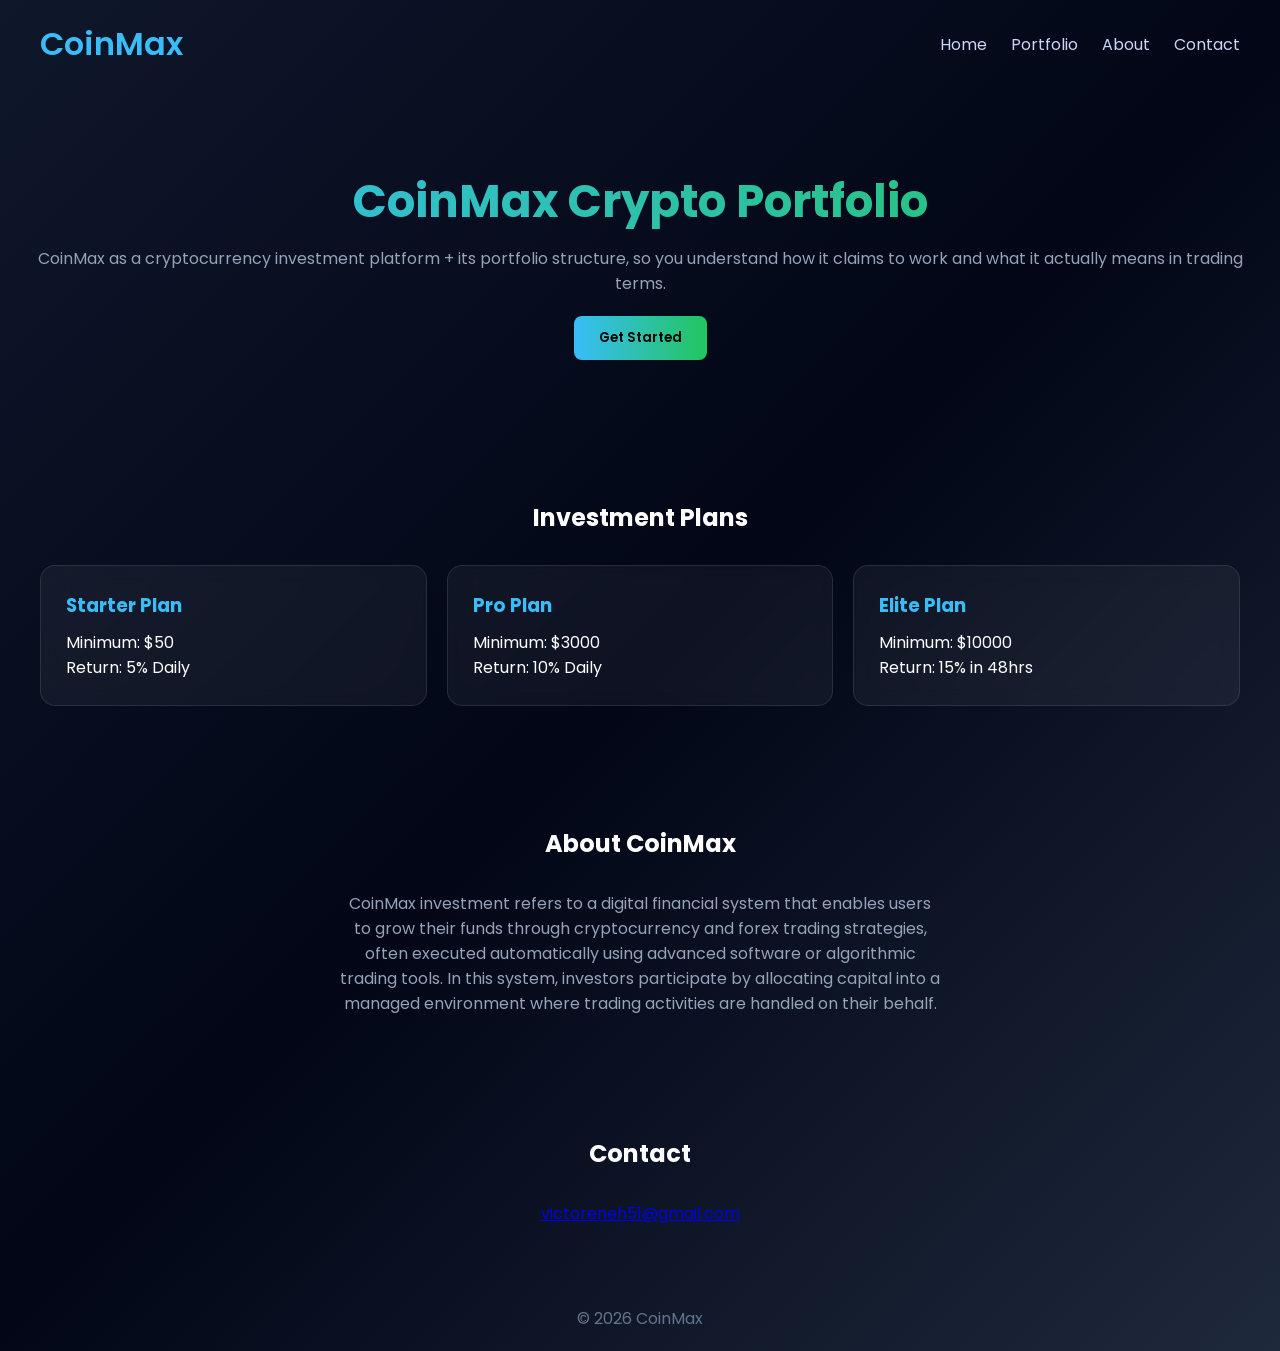
<file: index.html>
<!DOCTYPE html>
<html lang="en">
<head>
<meta charset="UTF-8">
<meta name="viewport" content="width=device-width, initial-scale=1.0">
<link rel="stylesheet" href="style.css">
<title>CoinMax Portfolio</title>
<link href="https://fonts.googleapis.com/css2?family=Poppins:wght@300;400;600&display=swap" rel="stylesheet">

</head>
<body>

<header>
<h1>CoinMax</h1>
<nav>
<a href="#">Home</a>
<a href="#portfolio">Portfolio</a>
<a href="#about">About</a>
<a href="#contact">Contact</a>
</nav>
</header>

<section class="hero">
<h2>CoinMax Crypto Portfolio</h2>
<p>CoinMax as a cryptocurrency investment platform +
   its portfolio structure, so you understand how it claims to work and what it 
   actually means in trading terms.</p>
   <a href="sign in.html">
<button class="btn" >Get Started</button></a>
</section>

<section id="portfolio" class="section">
<h2>Investment Plans</h2>
<div class="cards">
<div class="card">
<h3>Starter Plan</h3>
<p>Minimum: $50</p>
<p>Return: 5% Daily</p>
</div>
<div class="card">
<h3>Pro Plan</h3>
<p>Minimum: $3000</p>
<p>Return: 10% Daily</p>
</div>
<div class="card">
<h3>Elite Plan</h3>
<p>Minimum: $10000</p>
<p>Return: 15% in 48hrs</p>
</div>
</div>
</section>

<section id="about" class="section">
<h2>About CoinMax</h2>
<p style="text-align:center;max-width:600px;margin:auto;color:#94a3b8;">
CoinMax investment refers to a digital financial system that enables users to grow their funds through cryptocurrency and forex trading strategies, often executed automatically using advanced software or algorithmic trading tools.

In this system, investors participate by allocating capital into a managed environment where trading activities are handled on their behalf.
</p>
</section>

<section id="contact" class="section">
<h2>Contact</h2>
<p style="text-align:center;color:#94a3b8;"><a href="mailto:victoreneh51@gmail.com">victoreneh51@gmail.com</a></p>
</section>

<footer>
<p>© 2026 CoinMax </p>
</footer>

</body>
</html>
</file>
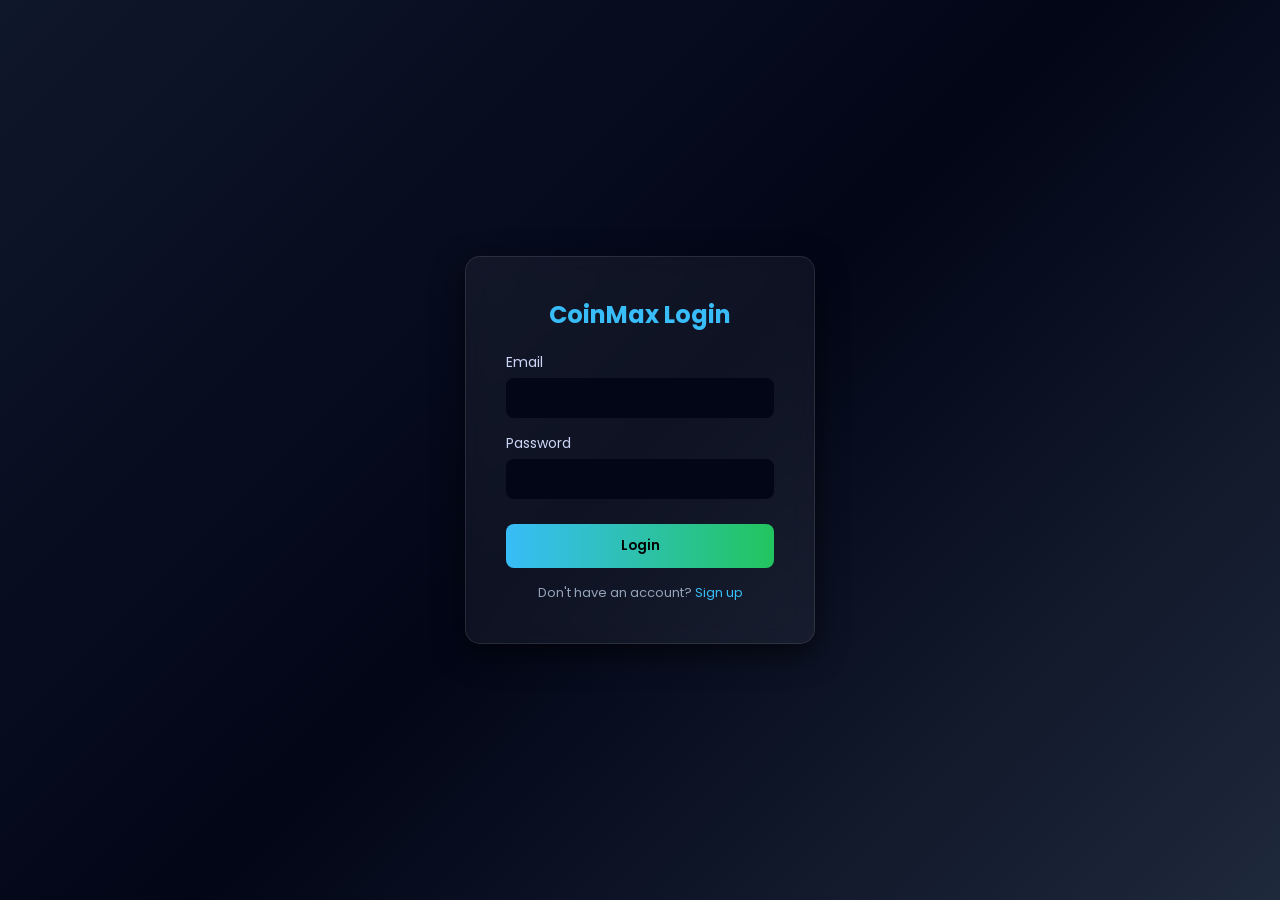
<file: login.html>
<!DOCTYPE html>
<html lang="en">
<head>
<meta charset="UTF-8">
<meta name="viewport" content="width=device-width, initial-scale=1.0">
<title>CoinMax Login</title>

<link href="https://fonts.googleapis.com/css2?family=Poppins:wght@300;400;600&display=swap" rel="stylesheet">

<style>
*{
  margin:0;
  padding:0;
  box-sizing:border-box;
  font-family:'Poppins', sans-serif;
}

body{
  height:100vh;
  display:flex;
  justify-content:center;
  align-items:center;
  background: linear-gradient(135deg,#0f172a,#020617,#1e293b);
  color:#fff;
}

.container{
  background: rgba(255,255,255,0.05);
  backdrop-filter: blur(12px);
  padding:40px;
  border-radius:15px;
  width:350px;
  box-shadow:0 10px 30px rgba(0,0,0,0.6);
  border:1px solid rgba(255,255,255,0.1);
}

.container h2{
  text-align:center;
  margin-bottom:20px;
  color:#38bdf8;
}

.input-group{
  margin-bottom:15px;
}

.input-group label{
  display:block;
  margin-bottom:5px;
  font-size:14px;
  color:#cbd5f5;
}

.input-group input{
  width:100%;
  padding:10px;
  border:none;
  border-radius:8px;
  outline:none;
  background:#020617;
  color:#fff;
}

.input-group input:focus{
  border:1px solid #38bdf8;
}

.btn{
  width:100%;
  padding:12px;
  border:none;
  border-radius:8px;
  background:linear-gradient(90deg,#38bdf8,#22c55e);
  color:#000;
  font-weight:600;
  cursor:pointer;
  margin-top:10px;
}

.btn:hover{
  opacity:0.9;
}

.footer{
  text-align:center;
  margin-top:15px;
  font-size:13px;
  color:#94a3b8;
}

.footer a{
  color:#38bdf8;
  text-decoration:none;
}
</style>
</head>

<body>

<div class="container">
  <h2>CoinMax Login</h2>

  <form onsubmit="login(event)">
    
    <div class="input-group">
      <label>Email</label>
      <input type="email" id="email" required>
    </div>

    <div class="input-group">
      <label>Password</label>
      <input type="password" id="password" required>
    </div>

    <button class="btn" type="submit">Login</button>

  </form>

  <div class="footer">
    Don't have an account? <a href="#">Sign up</a>
  </div>
</div>

<script>
function login(e){
  e.preventDefault();

  const email = document.getElementById('email').value;
  const password = document.getElementById('password').value;

  if(email && password){
    alert("Login successful (demo)");
  } else {
    alert("Please fill all fields");
  }
}
</script>

</body>
</html>
</file>
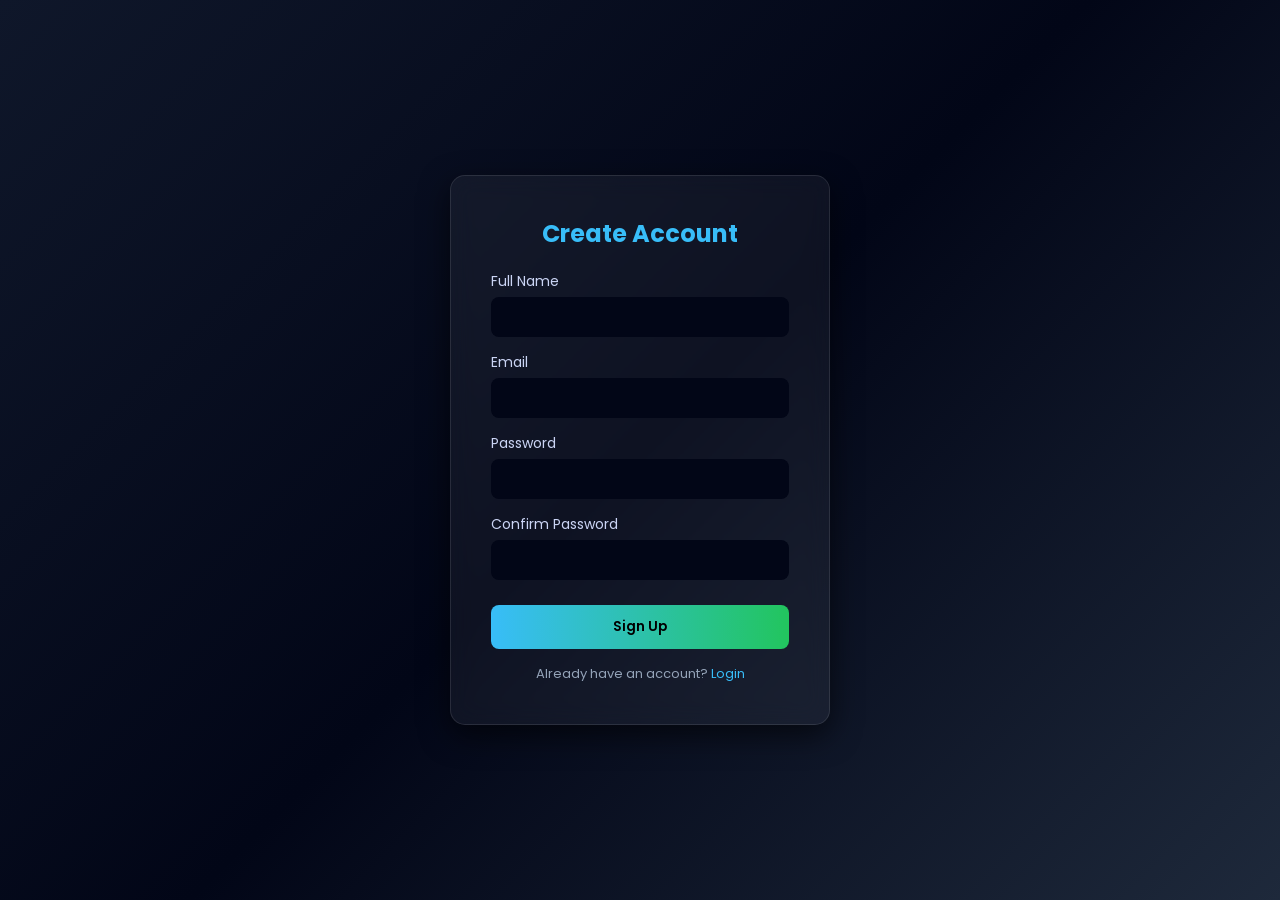
<file: sign in.html>
<!DOCTYPE html>
<html lang="en">
<head>
<meta charset="UTF-8">
<meta name="viewport" content="width=device-width, initial-scale=1.0">
<title>CoinMax Sign Up</title>

<link href="https://fonts.googleapis.com/css2?family=Poppins:wght@300;400;600&display=swap" rel="stylesheet">

<style>
*{
  margin:0;
  padding:0;
  box-sizing:border-box;
  font-family:'Poppins', sans-serif;
}

body{
  height:100vh;
  display:flex;
  justify-content:center;
  align-items:center;
  background: linear-gradient(135deg,#0f172a,#020617,#1e293b);
  color:#fff;
}

.container{
  background: rgba(255,255,255,0.05);
  backdrop-filter: blur(12px);
  padding:40px;
  border-radius:15px;
  width:380px;
  box-shadow:0 10px 30px rgba(0,0,0,0.6);
  border:1px solid rgba(255,255,255,0.1);
}

.container h2{
  text-align:center;
  margin-bottom:20px;
  color:#38bdf8;
}

.input-group{
  margin-bottom:15px;
}

.input-group label{
  display:block;
  margin-bottom:5px;
  font-size:14px;
  color:#cbd5f5;
}

.input-group input{
  width:100%;
  padding:10px;
  border:none;
  border-radius:8px;
  outline:none;
  background:#020617;
  color:#fff;
}

.input-group input:focus{
  border:1px solid #38bdf8;
}

.btn{
  width:100%;
  padding:12px;
  border:none;
  border-radius:8px;
  background:linear-gradient(90deg,#38bdf8,#22c55e);
  color:#000;
  font-weight:600;
  cursor:pointer;
  margin-top:10px;
}

.btn:hover{
  opacity:0.9;
}

.footer{
  text-align:center;
  margin-top:15px;
  font-size:13px;
  color:#94a3b8;
}

.footer a{
  color:#38bdf8;
  text-decoration:none;
}
</style>
</head>

<body>

<div class="container">
  <h2>Create Account</h2>

  <form onsubmit="signup(event)">
    
    <div class="input-group">
      <label>Full Name</label>
      <input type="text" id="name" required>
    </div>

    <div class="input-group">
      <label>Email</label>
      <input type="email" id="email" required>
    </div>

    <div class="input-group">
      <label>Password</label>
      <input type="password" id="password" required>
    </div>

    <div class="input-group">
      <label>Confirm Password</label>
      <input type="password" id="confirmPassword" required>
    </div>

    <button class="btn" type="submit">Sign Up</button>

  </form>

  <div class="footer">
    Already have an account? <a href="login.html">Login</a>
  </div>
</div>

<script>
function signup(e){
  e.preventDefault();

  const name = document.getElementById('name').value;
  const email = document.getElementById('email').value;
  const password = document.getElementById('password').value;
  const confirmPassword = document.getElementById('confirmPassword').value;

  if(password !== confirmPassword){
    alert("Passwords do not match!");
    return;
  }

  if(name && email && password){
    alert("Account created successfully (demo)");
  } else {
    alert("Please fill all fields");
  }
}
</script>

</body>
</html>
</file>
<file: style.css>
*{margin:0;padding:0;box-sizing:border-box;font-family:'Poppins',sans-serif;}
body{
  background: linear-gradient(135deg,#0f172a,#020617,#1e293b);
  color:#fff;
}

header{
  display:flex;justify-content:space-between;align-items:center;
  padding:20px 40px;
}
header h1{color:#38bdf8;font-weight:600;}
nav a{
  margin-left:20px;
  text-decoration:none;
  color:#cbd5f5;
  transition:0.3s;
}
nav a:hover{color:#38bdf8;}
.hero{
  text-align:center;
  padding:80px 20px;
}
.hero h2{
  font-size:45px;
  background:linear-gradient(90deg,#38bdf8,#22c55e);
  -webkit-background-clip:text;
  color:transparent;
}
.hero p{color:#94a3b8;margin-top:10px;}
.btn{
  margin-top:20px;
  padding:12px 25px;
  border:none;
  border-radius:8px;
  background:linear-gradient(90deg,#38bdf8,#22c55e);
  cursor:pointer;
  font-weight:600;
}
.section{padding:60px 40px;}
.section h2{text-align:center;margin-bottom:30px;}
.cards{
  display:grid;
  grid-template-columns:repeat(auto-fit,minmax(250px,1fr));
  gap:20px;
}
.card{
  background:rgba(255,255,255,0.05);
  backdrop-filter:blur(10px);
  border-radius:15px;
  padding:25px;
  transition:0.3s;
  border:1px solid rgba(255,255,255,0.1);
}
.card:hover{
  transform:translateY(-8px);
  box-shadow:0 10px 25px rgba(0,0,0,0.5);
}
.card h3{color:#38bdf8;margin-bottom:10px;}
footer{
  text-align:center;
  padding:20px;
  color:#64748b;
}
</file>
